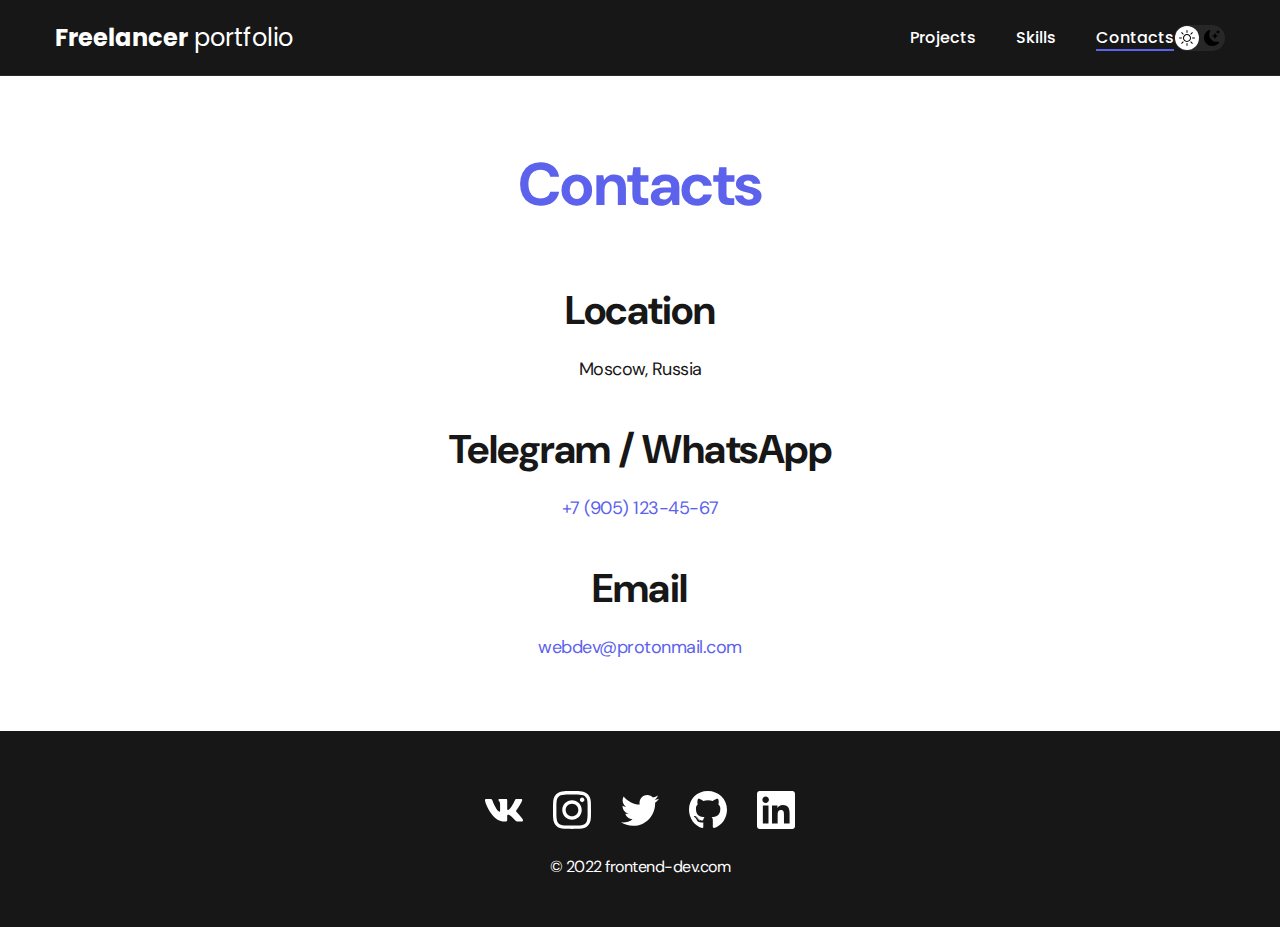
<file: contacts.html>
<!DOCTYPE html>
<html lang="en">
<head>
    <meta charset="UTF-8">
    <meta http-equiv="X-UA-Compatible" content="IE=edge">
    <meta name="viewport" content="width=device-width, initial-scale=1.0">
    <title>Freelancer portfolio</title>
    <link rel="stylesheet" href="./css/main.css">
</head>
<body>
    <nav class="nav">
        <div class="container">
            <div class="nav-row">
                <a href="./index.html" class="logo"><strong>Freelancer</strong> portfolio</a>

                <button class="dark-mode-btn">
                    <img src="./img/icons/sun.svg" alt="Light mode" class="dark-mode-btn__icon">
                    <img src="./img/icons/moon.svg" alt="Dark mode" class="dark-mode-btn__icon">
                </button>
                
                <ul class="nav-list">
                    <li class="nav-list__item"><a href="./index.html" class="nav-list__link">Projects</a></li>
                    <li class="nav-list__item"><a href="./skills.html" class="nav-list__link">Skills</a></li>
                    <li class="nav-list__item"><a href="./contacts.html" class="nav-list__link nav-list__link--active">Contacts</a></li>
                </ul>
            </div>
        </div>
    </nav>

    <main class="section">
        <div class="container">
                <h1 class="title-1">Contacts</h1>

                <ul class="content-list">
                    <li class="content-list__item">
                        <h2 class="title-2">Location</h2>
                        <p>Moscow, Russia</p>
                    </li>
                    <li class="content-list__item">
                        <h2 class="title-2">Telegram / WhatsApp</h2>
                        <p><a href="tel:+79051234567">+7 (905) 123-45-67</a></p>
                    </li>
                    <li class="content-list__item">
                        <h2 class="title-2">Email</h2>
                        <p><a href="mailto:webdev@protonmail.com">webdev@protonmail.com</a></p>
                    </li>
                </ul>

        </div>
    </main>

    <footer class="footer">
        <div class="container">
            <div class="footer__wrapper">
                <ul class="social">
                    <li class="social__item"><a href="#!"><img src="./img/icons/vk.svg" alt="Link"></a></li>
                    <li class="social__item"><a href="#!"><img src="./img/icons/instagram.svg" alt="Link"></a></li>
                    <li class="social__item"><a href="#!"><img src="./img/icons/twitter.svg" alt="Link"></a></li>
                    <li class="social__item"><a href="#!"><img src="./img/icons/gitHub.svg" alt="Link"></a></li>
                    <li class="social__item"><a href="#!"><img src="./img/icons/linkedIn.svg" alt="Link"></a></li>
                </ul>
                <div class="copyright">
                    <p>© 2022 frontend-dev.com</p>
                </div>
            </div>
        </div>
    </footer>

    <script src="./js/main.js"></script>

</body>
</html>
</file>
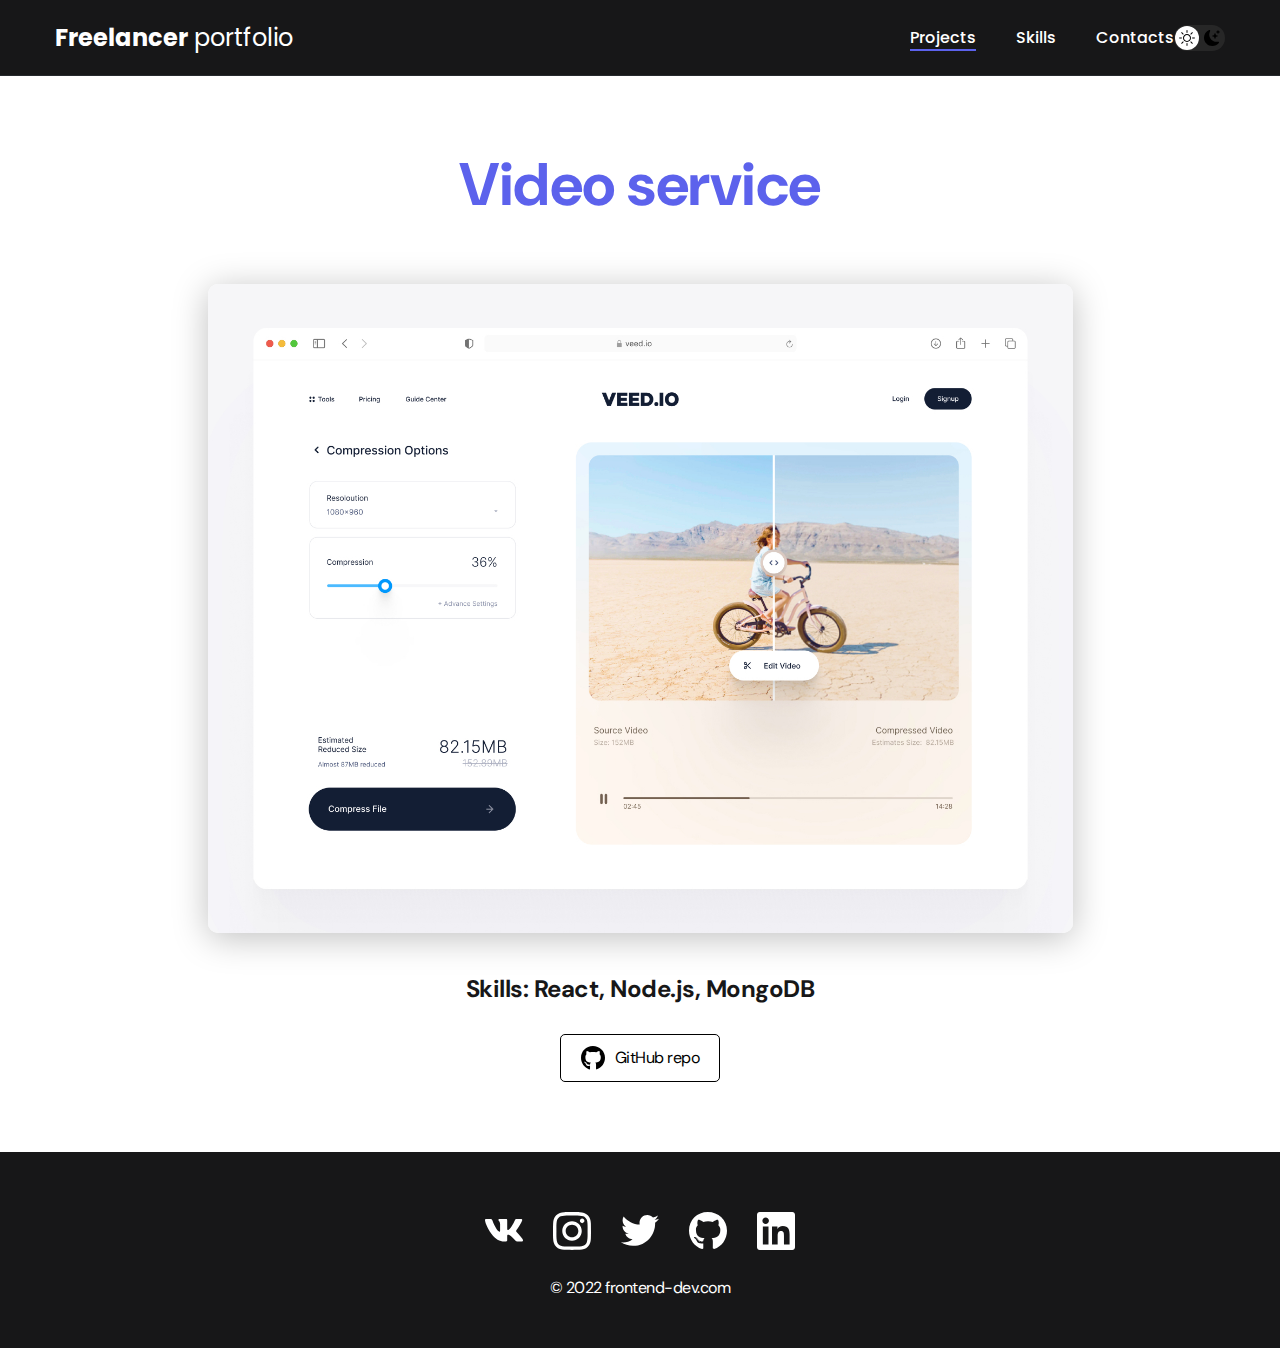
<file: project-page.html>
<!DOCTYPE html>
<html lang="en">
<head>
    <meta charset="UTF-8">
    <meta http-equiv="X-UA-Compatible" content="IE=edge">
    <meta name="viewport" content="width=device-width, initial-scale=1.0">
    <title>Freelancer portfolio</title>
    <link rel="stylesheet" href="./css/main.css">
</head>
<body>
    <nav class="nav">
        <div class="container">
            <div class="nav-row">
                <a href="./index.html" class="logo"><strong>Freelancer</strong> portfolio</a>

                <button class="dark-mode-btn">
                    <img src="./img/icons/sun.svg" alt="Light mode" class="dark-mode-btn__icon">
                    <img src="./img/icons/moon.svg" alt="Dark mode" class="dark-mode-btn__icon">
                </button>

                <ul class="nav-list">
                    <li class="nav-list__item"><a href="./index.html" class="nav-list__link nav-list__link--active">Projects</a></li>
                    <li class="nav-list__item"><a href="./skills.html" class="nav-list__link">Skills</a></li>
                    <li class="nav-list__item"><a href="./contacts.html" class="nav-list__link">Contacts</a></li>
                </ul>
            </div>
        </div>
    </nav>

    <main class="section">
        <div class="container">
            <div class="project-details">

                <h1 class="title-1">Video service</h1>

                <img src="./img/projects/02-big.jpg" alt="" class="project-details__cover">

                <div class="project-details__desc">
                    <p>Skills: React, Node.js, MongoDB</p>
                </div>

                <a href="#!" class="btn-outline">
                    <img src="./img/icons/gitHub-black.svg" alt="">
                    GitHub repo
                </a>

            </div>
        </div>
    </main>

    <footer class="footer">
        <div class="container">
            <div class="footer__wrapper">
                <ul class="social">
                    <li class="social__item"><a href="#!"><img src="./img/icons/vk.svg" alt="Link"></a></li>
                    <li class="social__item"><a href="#!"><img src="./img/icons/instagram.svg" alt="Link"></a></li>
                    <li class="social__item"><a href="#!"><img src="./img/icons/twitter.svg" alt="Link"></a></li>
                    <li class="social__item"><a href="#!"><img src="./img/icons/gitHub.svg" alt="Link"></a></li>
                    <li class="social__item"><a href="#!"><img src="./img/icons/linkedIn.svg" alt="Link"></a></li>
                </ul>
                <div class="copyright">
                    <p>© 2022 frontend-dev.com</p>
                </div>
            </div>
        </div>
    </footer>

    <script src="./js/main.js"></script>

</body>
</html>
</file>
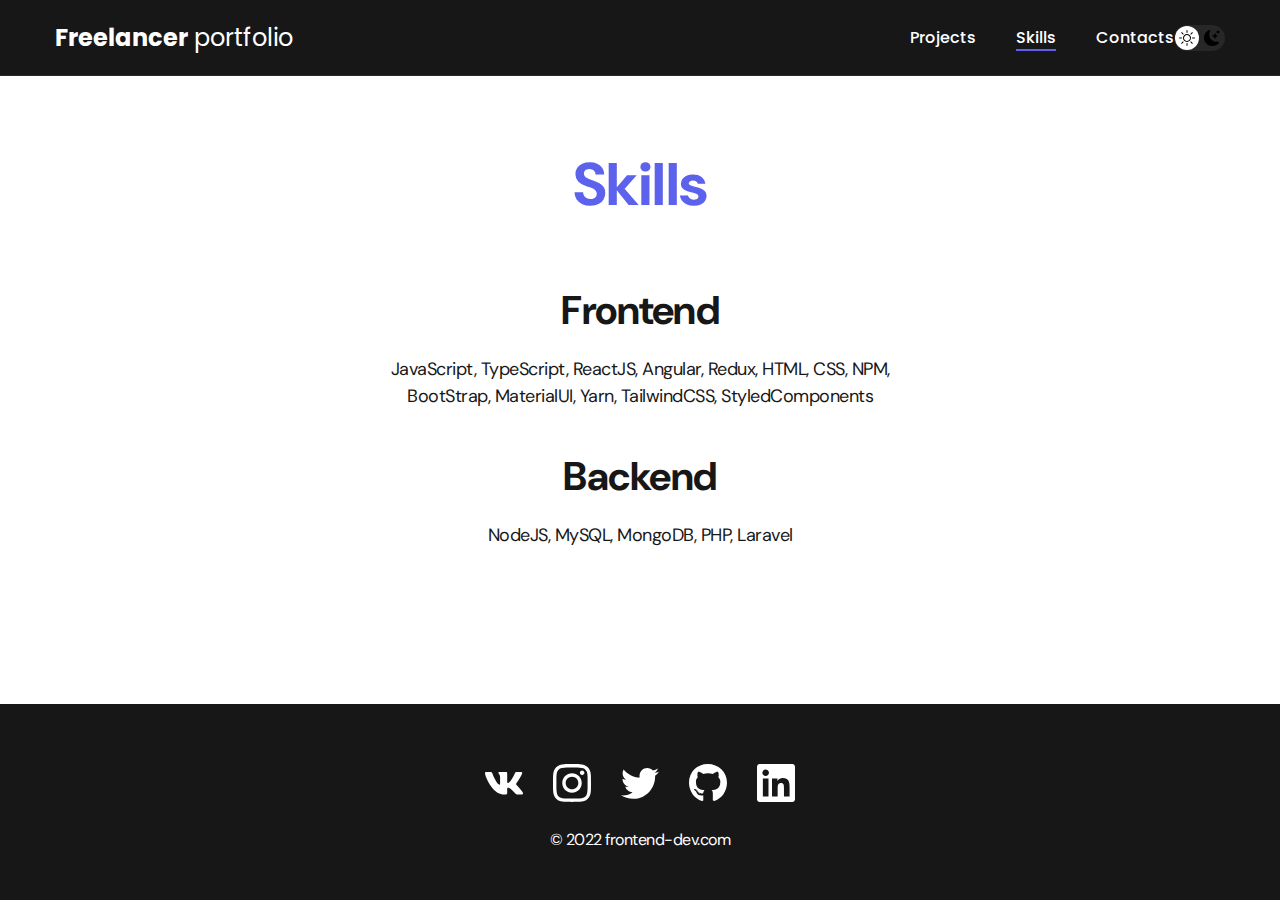
<file: skills.html>
<!DOCTYPE html>
<html lang="en">
<head>
    <meta charset="UTF-8">
    <meta http-equiv="X-UA-Compatible" content="IE=edge">
    <meta name="viewport" content="width=device-width, initial-scale=1.0">
    <title>Freelancer portfolio</title>
    <link rel="stylesheet" href="./css/main.css">
</head>
<body>
    <nav class="nav">
        <div class="container">
            <div class="nav-row">
                <a href="./index.html" class="logo"><strong>Freelancer</strong> portfolio</a>

                <button class="dark-mode-btn">
                    <img src="./img/icons/sun.svg" alt="Light mode" class="dark-mode-btn__icon">
                    <img src="./img/icons/moon.svg" alt="Dark mode" class="dark-mode-btn__icon">
                </button>

                <ul class="nav-list">
                    <li class="nav-list__item"><a href="./index.html" class="nav-list__link">Projects</a></li>
                    <li class="nav-list__item"><a href="./skills.html" class="nav-list__link nav-list__link--active">Skills</a></li>
                    <li class="nav-list__item"><a href="./contacts.html" class="nav-list__link">Contacts</a></li>
                </ul>
            </div>
        </div>
    </nav>

    <main class="section">
        <div class="container">
                <h1 class="title-1">Skills</h1>

                <ul class="content-list">
                    <li class="content-list__item">
                        <h2 class="title-2">Frontend</h2>
                        <p>JavaScript, TypeScript, ReactJS, Angular, Redux, HTML, CSS, NPM, BootStrap, MaterialUI, Yarn, TailwindCSS, StyledComponents</p>
                    </li>
                    <li class="content-list__item">
                        <h2 class="title-2">Backend</h2>
                        <p>NodeJS, MySQL, MongoDB, PHP, Laravel</p>
                    </li>
                </ul>

        </div>
    </main>

    <footer class="footer">
        <div class="container">
            <div class="footer__wrapper">
                <ul class="social">
                    <li class="social__item"><a href="#!"><img src="./img/icons/vk.svg" alt="Link"></a></li>
                    <li class="social__item"><a href="#!"><img src="./img/icons/instagram.svg" alt="Link"></a></li>
                    <li class="social__item"><a href="#!"><img src="./img/icons/twitter.svg" alt="Link"></a></li>
                    <li class="social__item"><a href="#!"><img src="./img/icons/gitHub.svg" alt="Link"></a></li>
                    <li class="social__item"><a href="#!"><img src="./img/icons/linkedIn.svg" alt="Link"></a></li>
                </ul>
                <div class="copyright">
                    <p>© 2022 frontend-dev.com</p>
                </div>
            </div>
        </div>
    </footer>

    <script src="./js/main.js"></script>

</body>
</html>
</file>
<file: css/main.css>
@import "./reset.css";
@import url('https://fonts.googleapis.com/css2?family=DM+Sans:wght@400;500;700&family=Poppins:wght@400;500;700&display=swap');

/*
font-family: 'DM Sans', sans-serif;
font-family: 'Poppins', sans-serif;
*/

/* * {
    border: 1px solid red;
} */

:root {
    --blackpure: #000;
    --black: #171718;
    --black-border: #26292D;
    --white: #fff;
    --purple: #5C62EC;

    --text-color: var(--black);

    --dark-bg: var(--black);
    --dark-border: var(--black-border);
    --header-text: var(--white);
    --accent: var(--purple);

    /* Light mode */
    --page-bg: var(--white);
    --text-color: var(--black);

    --title-1: var(--accent);

    --project-card-bg: var(--white);
    --project-card-text: var(--black);
    --box-shadow: 0px 5px 35px rgba(0, 0, 0, 0.25);
}

.dark {
     /* Dark mode */
    --page-bg: #252526;
    --text-color: var(--white);

    --title-1: var(--white);

    --project-card-bg: var(--black);
    --project-card-text: var(--white);
    --box-shadow: 0px 5px 35px rgba(0, 0, 0, 0.8);
}

html, body {
    display: flex;
    flex-direction: column;
    min-height: 100vh;

    font-family: 'DM Sans', sans-serif;
    letter-spacing: -0.5px;

    /* Light mode */
    background-color: var(--page-bg);
    color: var(--text-color);
}

/* General */

.container {
    margin: 0 auto;
    padding: 0 15px;
    max-width: 1200px;
}

.none {
    display: none !important;
}

.section {
    padding: 70px 0;
}

.title-1 {
    margin-bottom: 60px;

    font-size: 60px;
    font-weight: 700;
    line-height: 1.3;
    color: var(--title-1);
    text-align: center;
}

.title-2 {
    margin-bottom: 20px;

    font-size: 40px;
    font-weight: 700;
    line-height: 1.3;
}

/* Nav */

.nav {
    padding: 20px 0;
    border-bottom: 1px solid var(--dark-border);
    background-color: var(--dark-bg);
    color: var(--header-text);
    letter-spacing: normal;
}

.nav-row {
    display: flex;
    justify-content: flex-end;
    align-items: center;
    
    flex-wrap: wrap;
}

.logo {
    margin-right: auto;
    color: var(--header-text);
    font-size: 24px;
    font-family: 'Poppins', sans-serif;
}

.logo strong {
    font-weight: 700;
}

.nav-list {
    display: flex;
    flex-wrap: wrap;
    row-gap: 10px;
    align-items: center;
    column-gap: 40px;
    font-size: 16px;
    font-weight: 500;
    font-family: 'Poppins', sans-serif;
}

.nav-list__link {
    color: var(--header-text);
    transition: opacity 0.2s ease-in;
}

.nav-list__link:hover {
    opacity: 0.8;
}

.nav-list__link--active {
    position: relative;
}

.nav-list__link--active::before {
    content: "";

    position: absolute;
    left: 0;
    top: 100%;

    display: block;
    height: 2px;
    width: 100%;
    background-color: var(--accent);
}

/* Dark mode btn */

.dark-mode-btn {
    order: 9;

    position: relative;
    display: flex;
    justify-content: space-between;

    width: 51px;
    height: 26px;
    padding: 5px;

    border-radius: 50px;
    background-color: #272727;
}

.dark-mode-btn::before {
    content: "";

    position: absolute;
    top: 1px;
    left: 1px;

    display: block;
    width: 24px;
    height: 24px;

    border-radius: 50%;
    background-color: var(--white);

    transition: left 0.2s ease-in;
}

.dark-mode-btn--active::before {
    left: 26px;
}

.dark-mode-btn__icon {
    position: relative;
    z-index: 9;
}

/* Header */

.header {
    padding: 40px 0;
    min-height: 695px;

    display: flex;
    justify-content: center;
    align-items: center;

    background-color: var(--dark-bg);
    background-image: url('./../img/header-bg.png');
    background-repeat: no-repeat;
    background-size: auto;
    background-position: center center;

    color: var(--header-text);
    text-align: center;
}

.header__wrapper {
    padding: 0 15px;
    max-width: 660px;
}

.header__title {
    margin-bottom: 20px;
    font-size: 40px;
    font-weight: 700;
    line-height: 1.4;
}

.header__title strong {
    font-size: 60px;
    font-weight: 700;
}

.header__title em {
    font-style: normal;
    color: var(--accent);
}

.header__text {
    margin-bottom: 40px;
    font-size: 18px;
    line-height: 1.333;
}

.header__text p + p{
    margin-top: 0.5em;
}

/* Btn */

.btn {
    display: inline-block;
    height: 48px;
    padding: 12px 28px;

    border-radius: 5px;
    background-color: var(--accent);
    color: var(--white);
    letter-spacing: 0.15px;
    font-size: 16px;
    font-weight: 500;

    transition: opacity 0.2s ease-in;
}

.btn:hover {
    opacity: 0.8;
}

.btn:active {
    position: relative;
    top: 1px;
}

/* Btn outline */

.btn-outline {
    display: flex;
    column-gap: 10px;
    align-items: center;

    height: 48px;
    padding: 12px 20px;

    border-radius: 5px;
    border: 1px solid var(--blackpure);
    background-color: var(--white);
    color: var(--blackpure);

    transition: opacity 0.2s ease-in;
}

.btn-outline:hover {
    opacity: 0.8;
}

.btn-outline:active {
    position: relative;
    top: 1px;
}

/* Projects  */

.projects {
    display: flex;
    justify-content: center;
    flex-wrap: wrap;
    column-gap: 30px;
    row-gap: 30px;
}

.project {
    max-width: 370px;
    background-color: var(--project-card-bg);
    box-shadow: var(--box-shadow);
    border-radius: 10px;
}

.project__img {
    border-radius: 10px;
}

.project__title {
    padding: 15px 20px 25px;
    font-weight: 700;
    font-size: 24px;
    line-height: 1.3;
    color: var(--project-card-text);
}

/* Project details */

.project-details {
    margin: 0 auto;
    max-width: 865px;

    display: flex;
    flex-direction: column;
    align-items: center;

    text-align: center;
}

.project-details__cover {
    max-width: 100%;
    margin-bottom: 40px;

    box-shadow: 0px 5px 35px rgba(0, 0, 0, 0.25);
    border-radius: 10px;
}

.project-details__desc {
    margin-bottom: 30px;

    font-weight: 700;
    font-size: 24px;
    line-height: 1.3;
}

/* Content list */

.content-list {
    margin: 0 auto;
    max-width: 570px;
    display: flex;
    flex-direction: column;
    align-items: center;
    row-gap: 40px;
    text-align: center;
}

.content-list a {
    color: var(--accent);
}

.content-list__item {
    font-size: 18px;
    line-height: 1.5;
}

.content-list__item p + p {
    margin-top: 0.5em;
}

/* Footer */

.footer {
    margin-top: auto;
    padding: 60px 0 50px;
    background-color: var(--dark-bg);
    color: var(--header-text);
}

.footer__wrapper {
    display: flex;
    flex-direction: column;
    align-items: center;
    row-gap: 27px;
}

.social {
    display: flex;
    column-gap: 30px;
    align-items: center;
}

.copyright {
    font-size: 16px;
}

.copyright p + p {
    margin-top: 0.5em;
}

@media (max-width: 620px) {

    /* Header  */

    .header {
        min-height: unset;
    }

    .header__title {
        font-size: 30px;
    }

    .header__title strong {
        font-size: 40px;
    }

    /* Nav */

    .nav-row {
        justify-content: space-between;
    }

    .dark-mode-btn {
        order: 0;
    }

    /* General */

    .section {
        padding: 40px 0;
    }

    .title-1 {
        margin-bottom: 30px;
        font-size: 40px;
    }

    .title-2 {
        margin-bottom: 10px;
        font-size: 30px;
    }

    /* Projects */

    .project__title {
        font-size: 22px;
    }

    /* Project page */

    .project-details__desc {
        margin-bottom: 20px;
        font-size: 22px;
    }

    /* Content List */

    .content-list {
        row-gap: 20px;
    }

    .content-list__item {
        font-size: 16px;
    }

    /* Footer */

    .footer {
        padding: 40px 0 30px;
    }

    .footer__wrapper {
        row-gap: 20px;
    }

    /* Social */

    .social {
        column-gap: 20px;
    }

    .social__item {
        width: 28px;
    }

}
</file>
